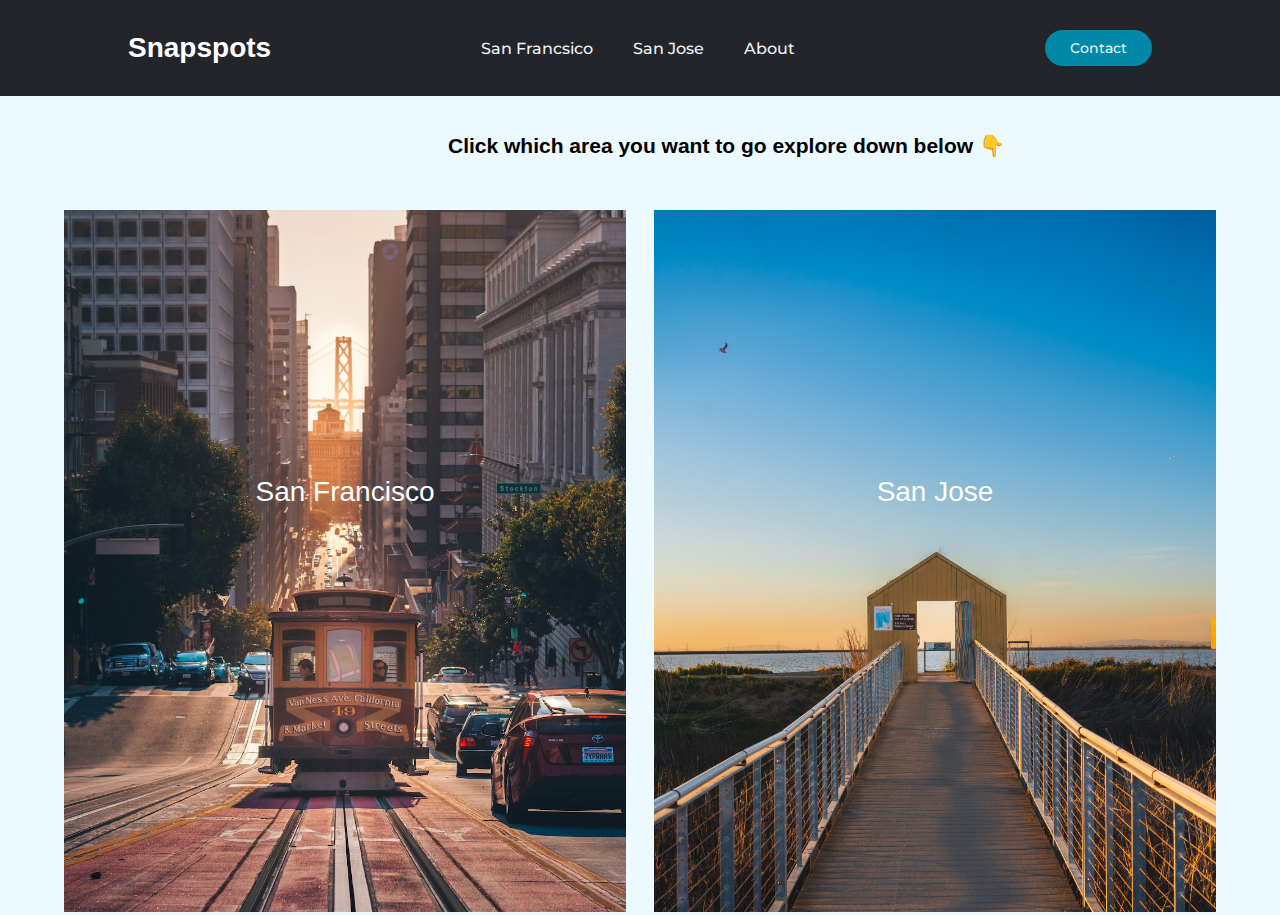
<file: index.html>
<!DOCTYPE html>

    <head>
        <meta charset="utf-8">
        <meta http-equiv="X-UA-Compatible" content="IE=edge">
        <title>Snapspots</title>
        <meta name="description" content="">
        <meta name="viewport" content="width=device-width, initial-scale=1.0">
        <link rel="stylesheet" href="style.css">
        <link rel="stylesheet" href="./nav.css">

        <link href="https://fonts.googleapis.com/css?family=Montserrat:500&display=swap" rel="stylesheet">
    </head>
    <body>
            <!-- Header Section -->
        <header>
            <h1 id = "logo">Snapspots</h1>

                <!-- Menu Navigation Bar -->
            <nav>
                <ul class="nav__links">
                    <li><a href="/sf.html">San Francsico</a></li>
                    <li><a href="/sj.html">San Jose</a></li>
                    <li><a href="/about.html">About</a></li>
                </ul>
            </nav>
            <a class="cta" href="#">Contact</a>
            <p class="menu cta">Menu</p>
        </header>

         <!-- Body section -->
    <main class = "body_sec">
         </div>
         <div id = "question">
            <h2>Click which area you want to go explore down below 👇 </h2>
            </div>
             <div class="flexbox" id="flex">
                <div class="container" id="box1">
                    <a href="/sf.html">
                  <img class="image-category" id="product3" src="/images/sf.jpeg">
                  <div class="image-description" >
                    <p class="description">San Francisco</p>
                </a>

                  </div>
                </div>
              
                <div class="container" id="box2">
                    <a href="/sj.html">
                  <img class="image-category" id="product2" src="images/sanjose.jpeg">
                  <div class="image-description">
                    <p class="description">San Jose</p>
                </a>

                  </div>
                </div>
            </div>
      </main>

        <div id="mobile__menu" class="overlay">
            <a class="close">&times;</a>
            <div class="overlay__content">
                <a href="/sf.html">San Francisco</a>
                <a href="/sj.html">San Jose</a>
                <a href="/about.html">About</a>
            </div>
        </div>
        <script type="text/javascript" src="index.js"></script>
    </body>
</html>
</file>
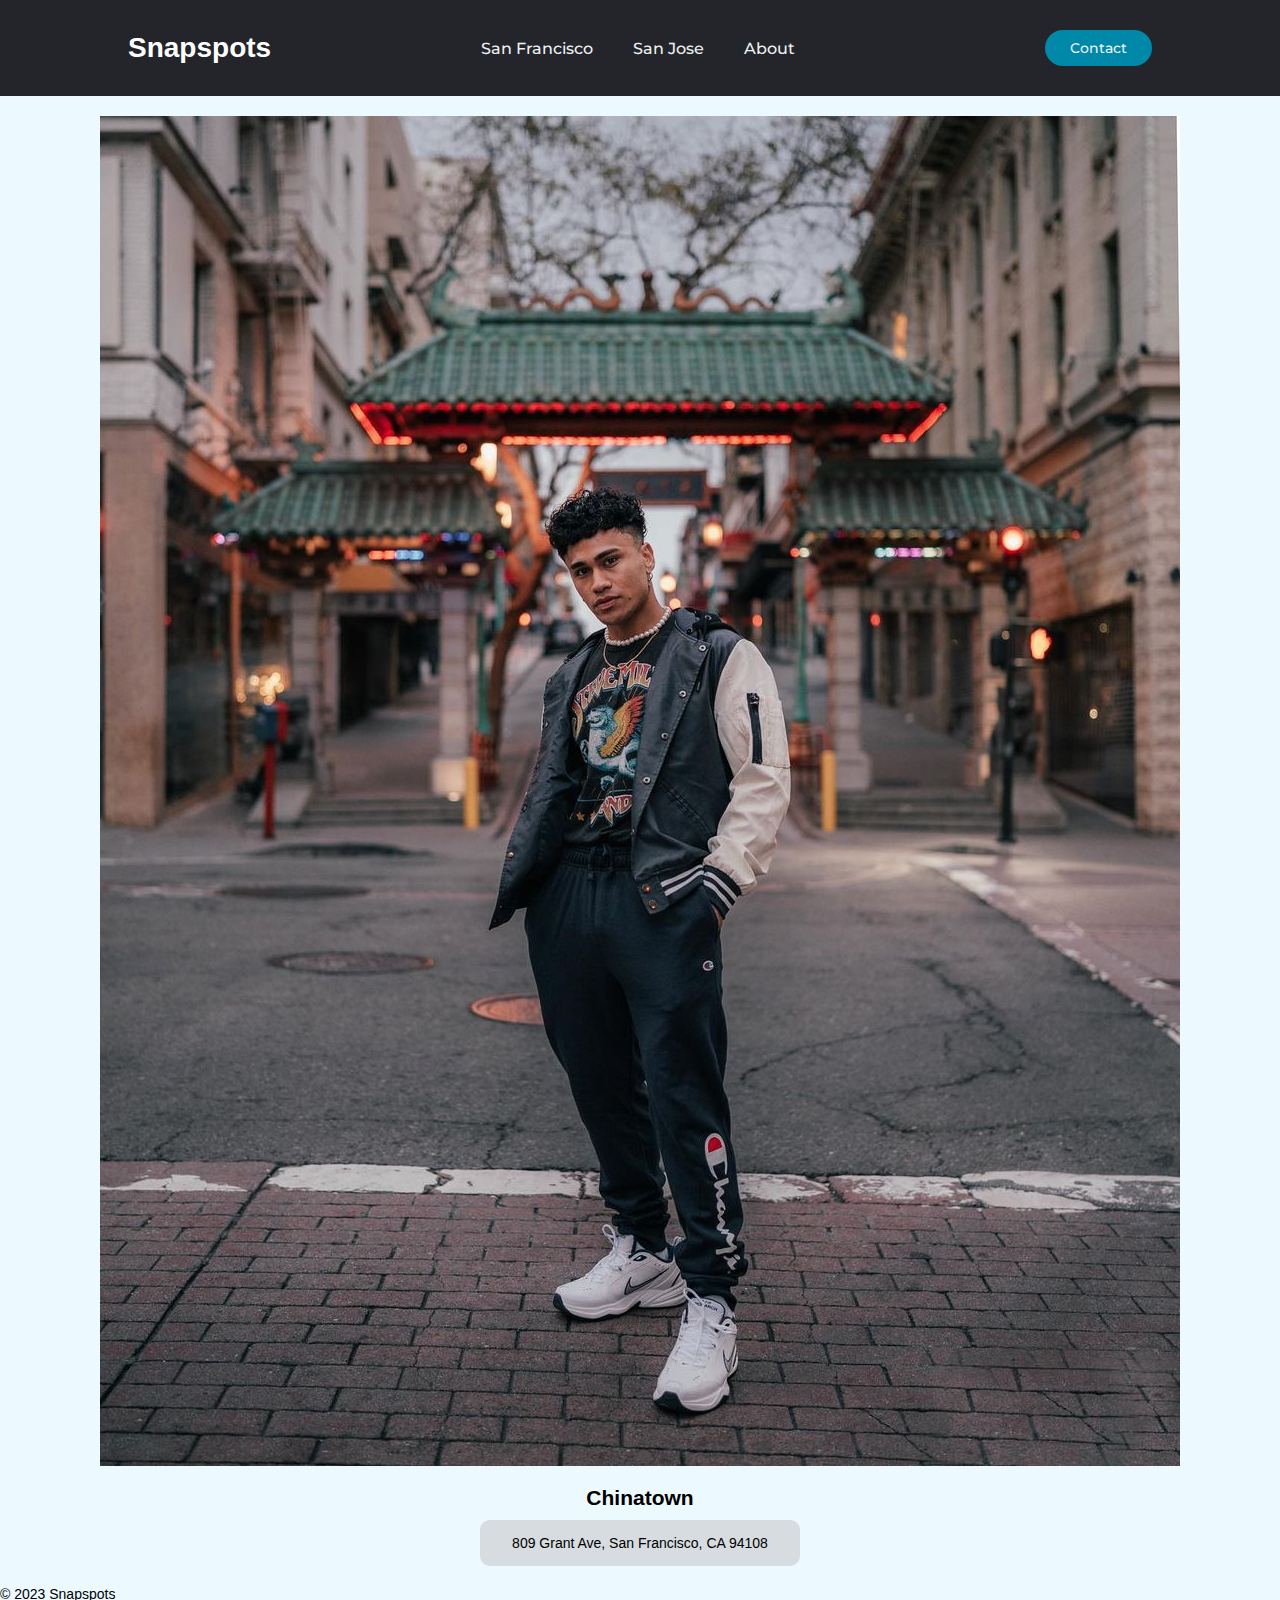
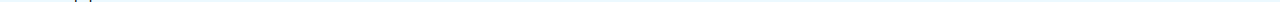
<file: chinatown.html>
<!DOCTYPE html>
<html>
  <head>
    <meta charset="utf-8">
    <meta http-equiv="X-UA-Compatible" content="IE=edge">
    <title>Chinatown - Snapspots</title>
    <meta name="description" content="">
    <meta name="viewport" content="width=device-width, initial-scale=1.0">
    <link rel="stylesheet" href="style.css">
    <link rel="stylesheet" href="image.css">
    <link href="https://fonts.googleapis.com/css?family=Montserrat:500&display=swap" rel="stylesheet">
  </head>
  <body>
    <!-- Header Section -->
    <header>
      <a href="index.html">
        <h1 id="logo">Snapspots</h1>
      </a>

      <!-- Menu Navigation Bar -->
      <nav>
        <ul class="nav__links">
          <li><a href="/sf.html">San Francisco</a></li>
          <li><a href="/sj.html">San Jose</a></li>
          <li><a href="/about.html">About</a></li>
        </ul>
      </nav>
      <a class="cta" href="#">Contact</a>
      <p class="menu cta">Menu</p>
    </header>

    <!-- Body section -->
    <main>
      <div class="image-container">
        <img src="images/chinatown.jpeg" alt="Chinatown">
        <div class="caption">
          <h2>Chinatown</h2>
          <button onclick="window.location.href='https://www.google.com/maps/place/Chinatown,+San+Francisco,+CA';">
            809 Grant Ave, San Francisco, CA 94108
          </button>
        </div>
      </div>
    </main>

    <!-- Footer Section -->
    <footer>
      <p>&copy; 2023 Snapspots</p>
    </footer>
  </body>
</html>
</file>
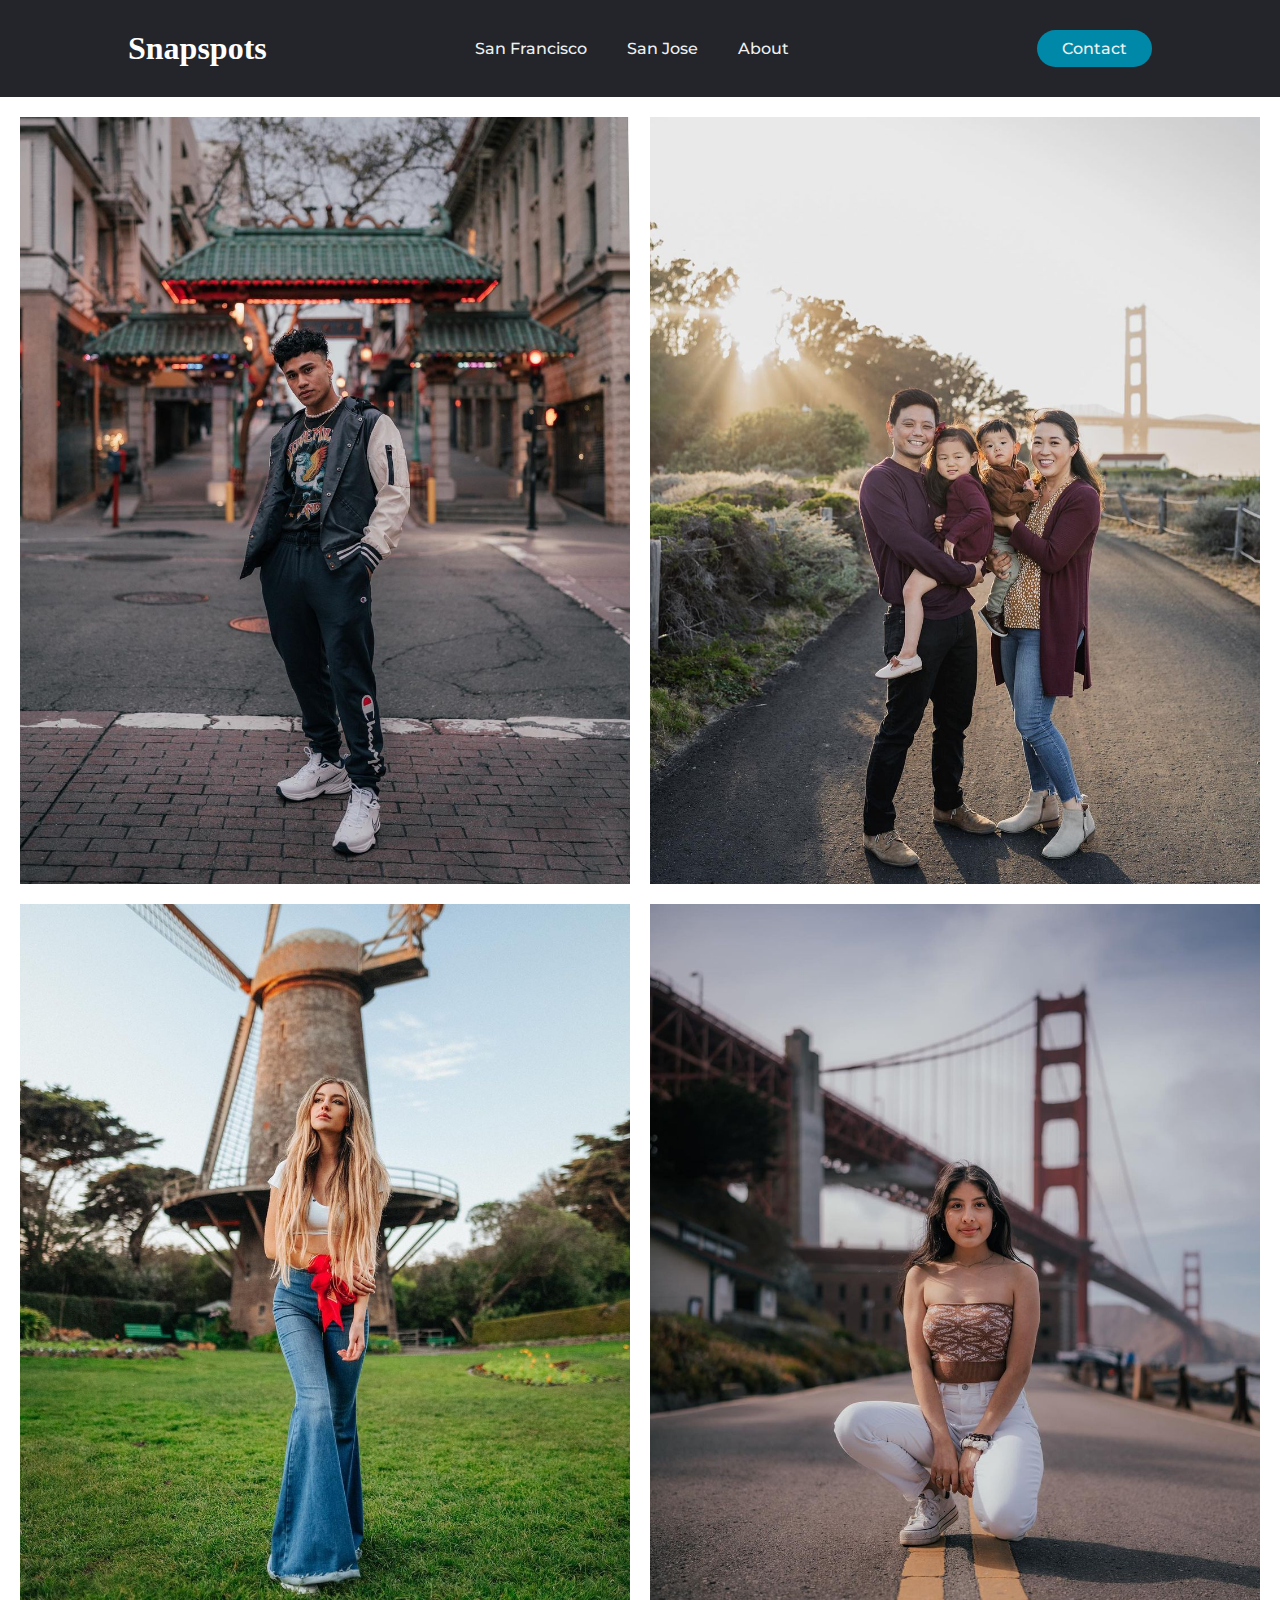
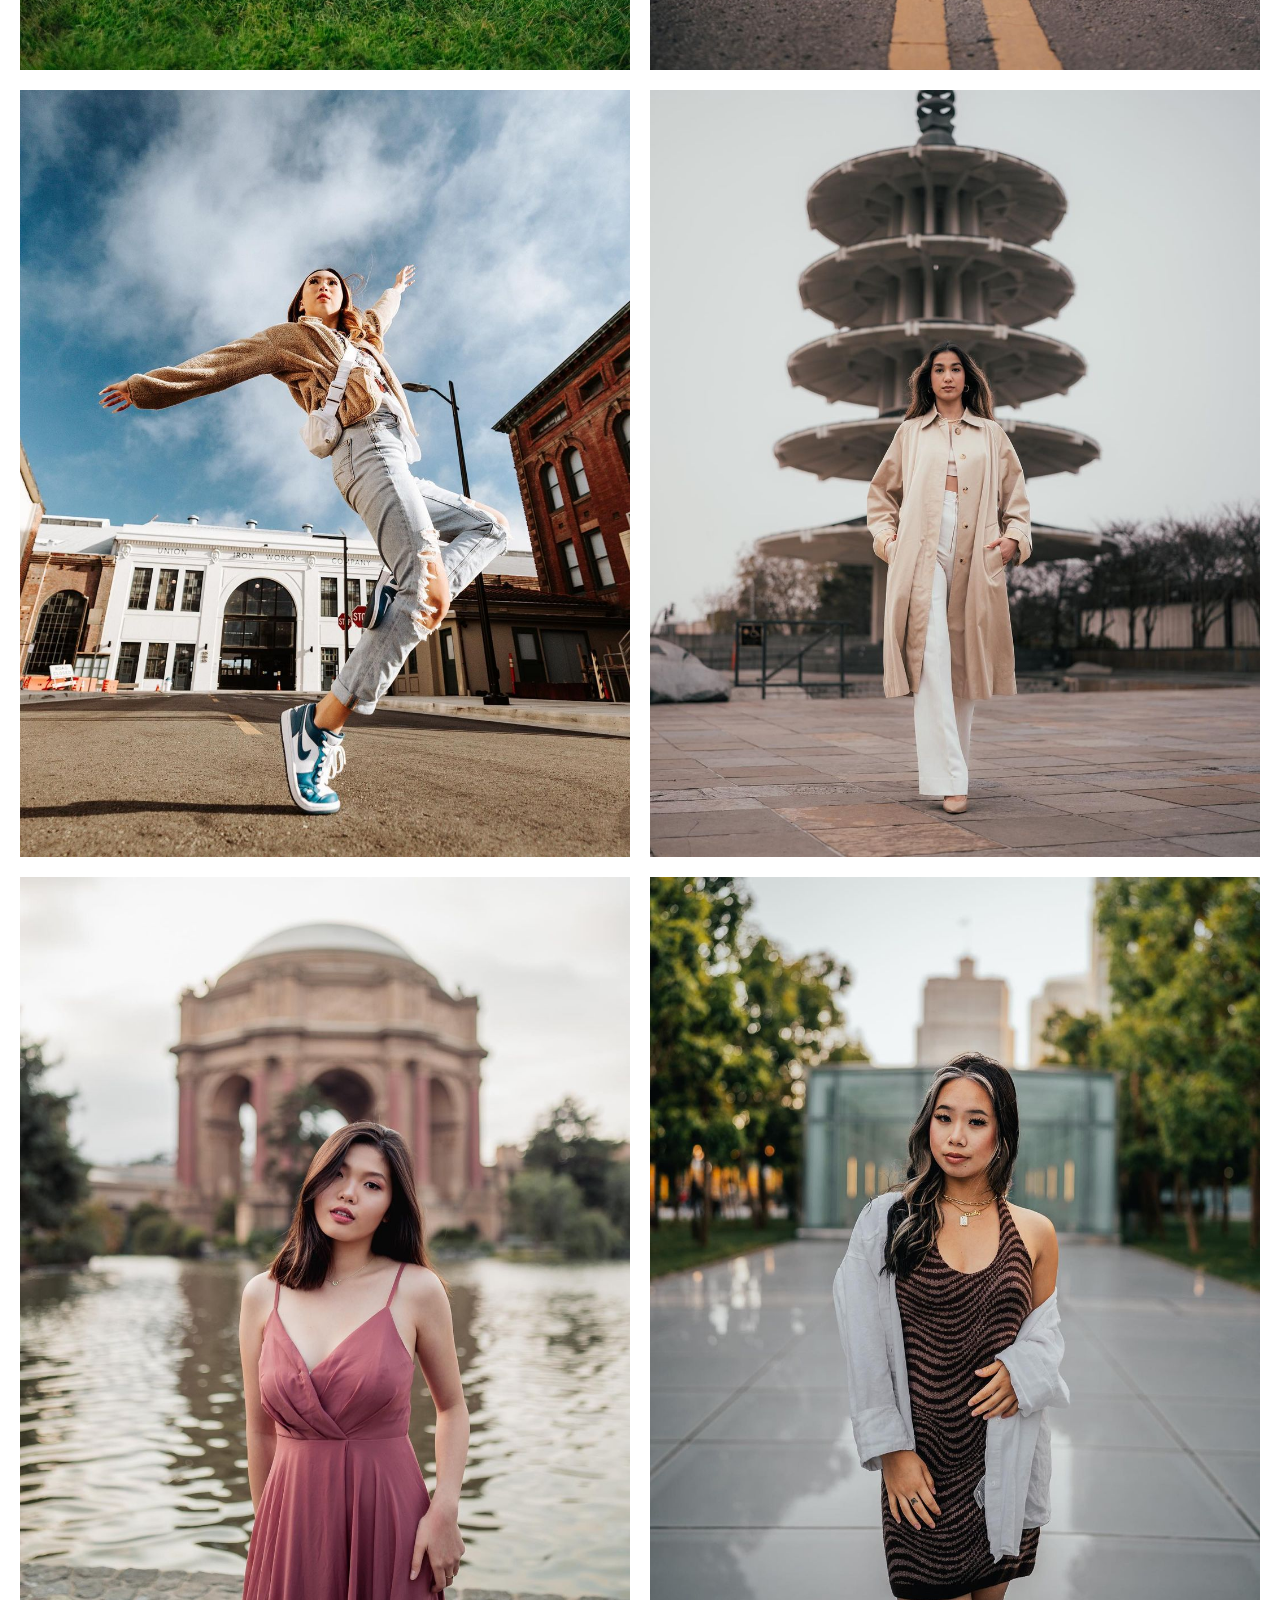
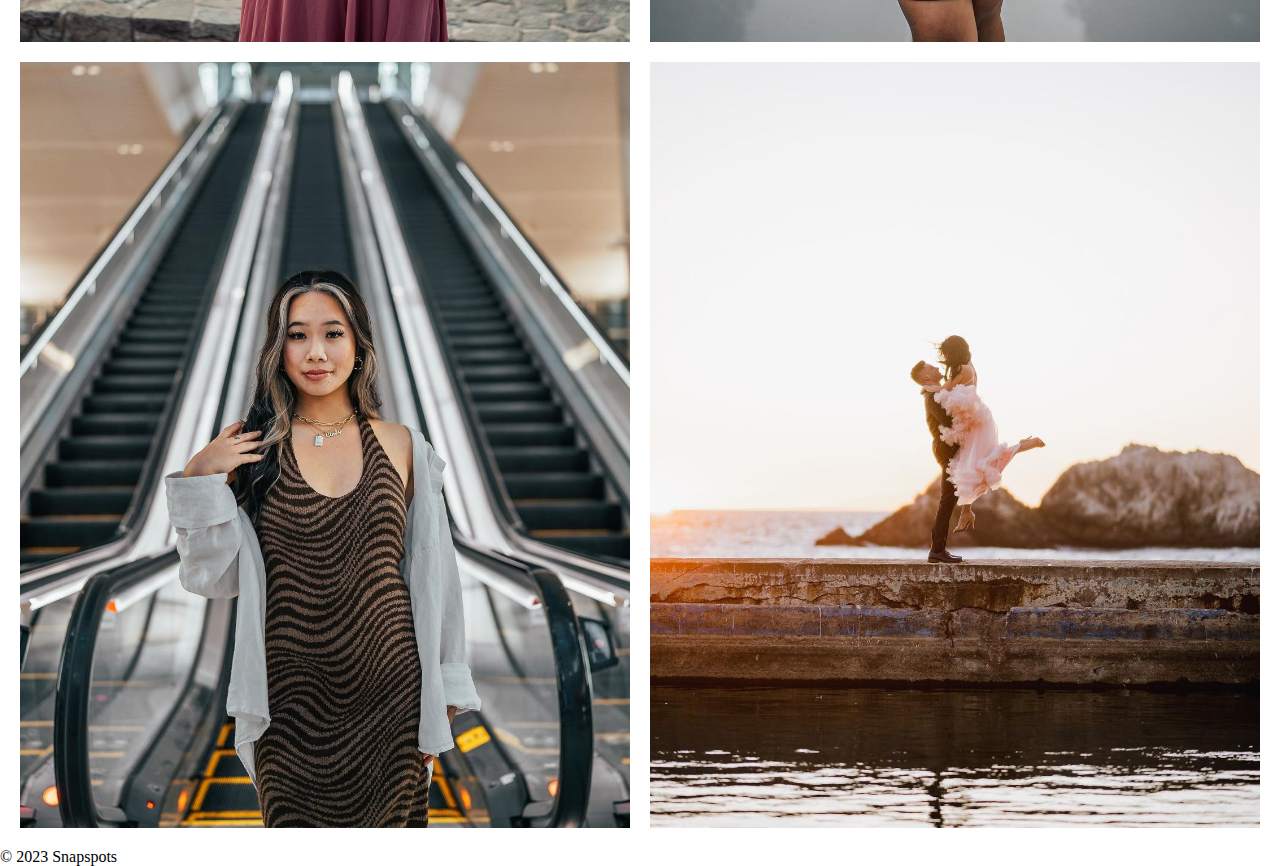
<file: sf.html>
<!DOCTYPE html>
<html>
  <head>
    <meta charset="utf-8">
    <meta http-equiv="X-UA-Compatible" content="IE=edge">
    <title>San Francisco - Snapspots</title>
    <meta name="description" content="">
    <meta name="viewport" content="width=device-width, initial-scale=1.0">
    <link rel="stylesheet" href="../nav.css">
    <link rel="stylesheet" href="../image.css">
    <link rel="stylesheet" href="../sf.css">
    <link href="https://fonts.googleapis.com/css?family=Montserrat:500&display=swap" rel="stylesheet">
  </head>
  <body>
    <!-- Header Section -->
    <header>
      <a href="../index.html">
        <h1 id="logo">Snapspots</h1>
      </a>

      <!-- Menu Navigation Bar -->
      <nav>
        <ul class="nav__links">
          <li><a href="sf.html">San Francisco</a></li>
          <li><a href="sj.html">San Jose</a></li>
          <li><a href="about.html">About</a></li>
        </ul>
      </nav>
      <a class="cta" href="#">Contact</a>
      <p class="menu cta">Menu</p>
    </header>

    <!-- Body section -->
    <main>
      <div class="grid">
        <a href="locations/chinatown.html"><img src="images/chinatown.jpeg"></a>
        <a href="locations/crissyfield.html"><img src="images/crissyfield.jpeg"></a>
        <a href="locations/dutchwindmill.html"><img src="images/DutchWindmill.jpeg"></a>
        <a href="locations/fortpoint.html"><img src="images/fortpoint.jpeg"></a>
        <a href="locations/ironworks.html"><img src="images/IronWorks.jpeg"></a>
        <a href="locations/japantown.html"><img src="images/japantown.jpeg"></a>
        <a href="locations/palaceoffinearts.html"><img src="images/palaceoffinearts.jpeg"></a>
        <a href="locations/salesforcepark.html"><img src="images/salesforcepark.jpeg"></a>
        <a href="locations/salesforcetower.html"><img src="images/salesforcetower.jpeg"></a>
        <a href="locations/sutrobaths.html"><img src="images/sutrobaths.jpeg"></a>
      </div>
    </main>

    <!-- Footer Section -->
    <footer>
      <p>&copy; 2023 Snapspots</p>
    </footer>
  </body>
</html>
</file>
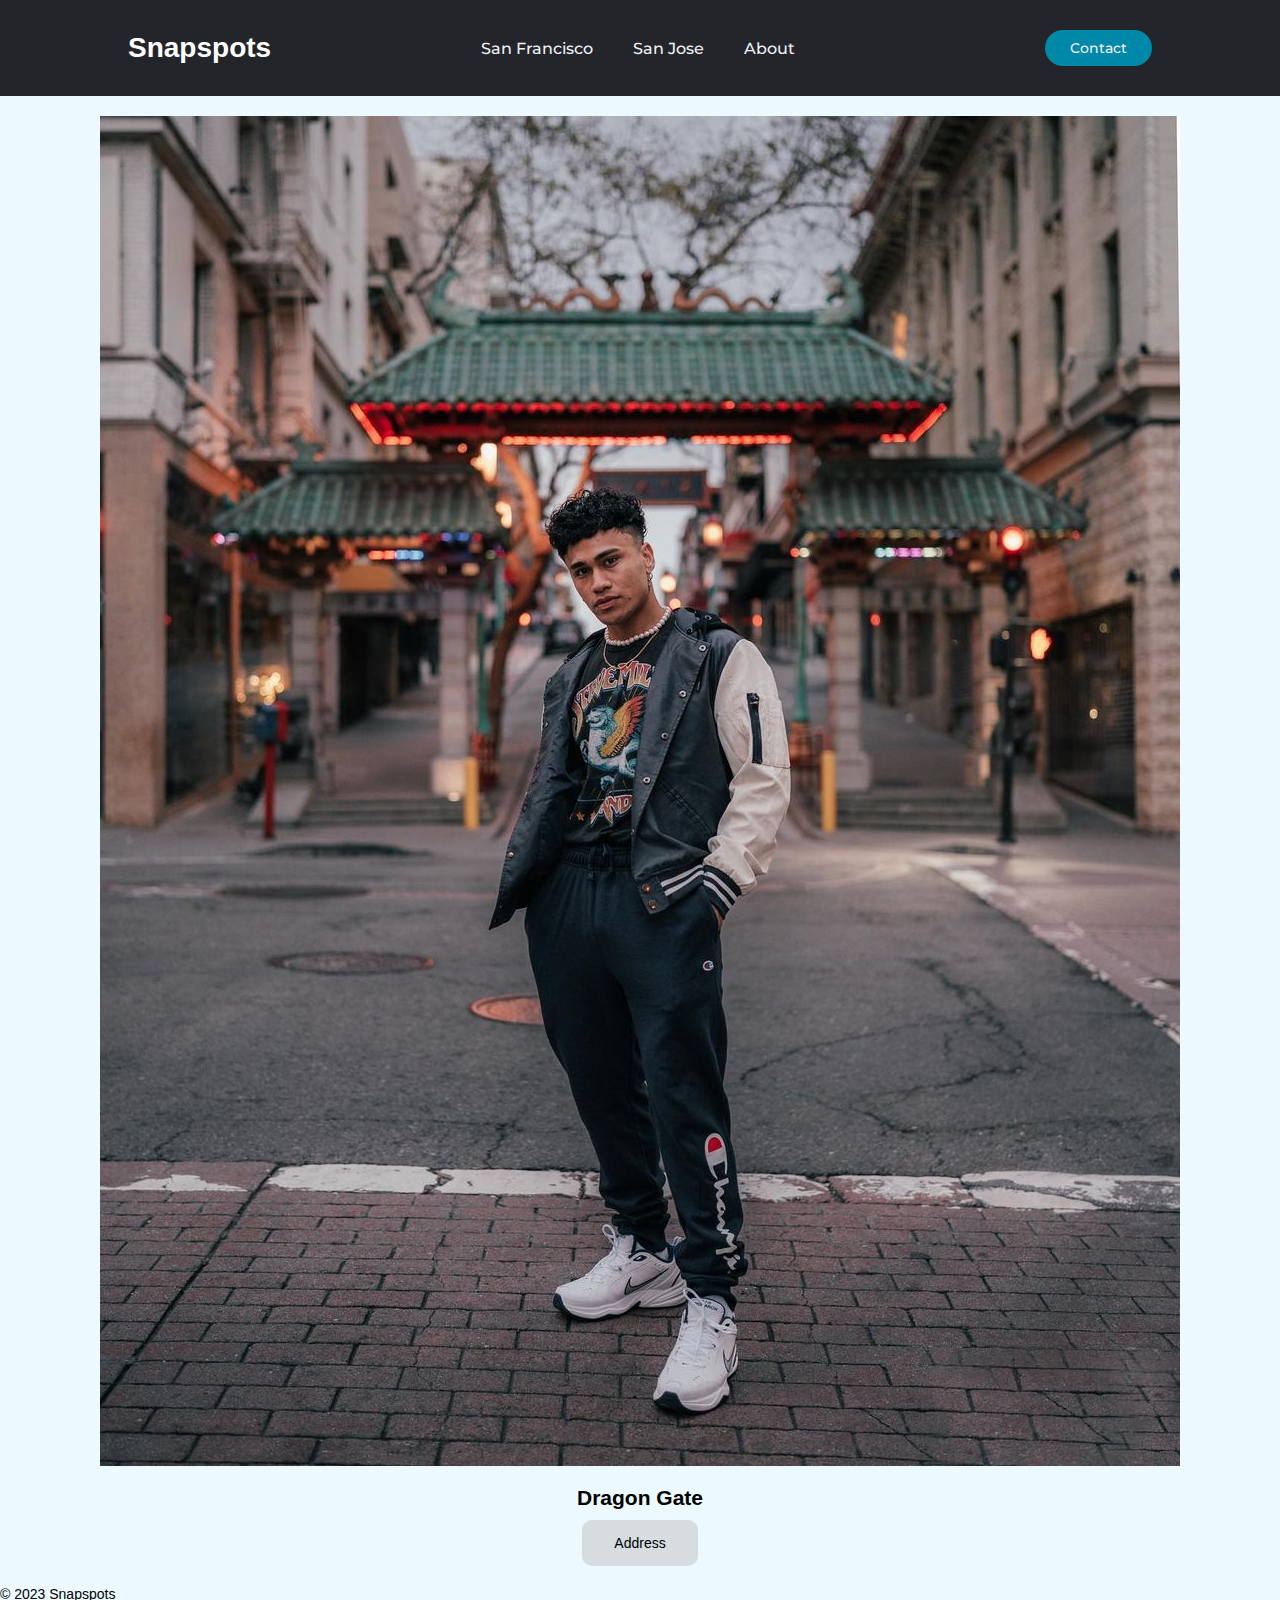
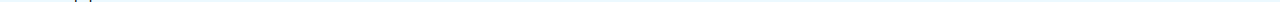
<file: locations/chinatown.html>
<!DOCTYPE html>
<html>
  <head>
    <meta charset="utf-8">
    <meta http-equiv="X-UA-Compatible" content="IE=edge">
    <title>Chinatown - Snapspots</title>
    <meta name="description" content="">
    <meta name="viewport" content="width=device-width, initial-scale=1.0">
    <link rel="stylesheet" href="../style.css">
    <link rel="stylesheet" href="../image.css">
    <link href="https://fonts.googleapis.com/css?family=Montserrat:500&display=swap" rel="stylesheet">
  </head>
  <body>
    <!-- Header Section -->
    <header>
      <a href="../index.html">
        <h1 id="logo">Snapspots</h1>
      </a>

      <!-- Menu Navigation Bar -->
      <nav>
        <ul class="nav__links">
          <li><a href="/sf.html">San Francisco</a></li>
          <li><a href="/sj.html">San Jose</a></li>
          <li><a href="/about.html">About</a></li>
        </ul>
      </nav>
      <a class="cta" href="#">Contact</a>
      <p class="menu cta">Menu</p>
    </header>

    <!-- Body section -->
    <main>
      <div class="image-container">
        <img src="../images/chinatown.jpeg" alt="Chinatown">
        <div class="caption">
          <h2>Dragon Gate</h2>
          <button onclick="window.location.href='https://www.google.com/maps/place/Chinatown,+San+Francisco,+CA';">
            Address
          </button>
        </div>
      </div>
    </main>

    <!-- Footer Section -->
    <footer>
      <p>&copy; 2023 Snapspots</p>
    </footer>
  </body>
</html>
</file>
<file: style.css>
* {
  margin: 0;
  padding: 0;
  box-sizing: border-box;
  
}
html{
  background-color: #ecf9ff;
  font-family: 'Lato', sans-serif;
  font-size: 14px;
  font-weight: 400;
}
header {
  display: flex;
  justify-content: space-between;
  align-items: center;
  padding: 30px 10%;
  background-color: #24252a;
}

#box0description{
  font-style: bold;
  margin-top: 70%;
}

#question{
  font-size:100%;
  padding-left: 35%;
  padding-top: 3%;
}

#product0{
  min-height: 100%;
  min-width: 1024px;
  
  /* Set up proportionate scaling */
  width: 100%;
  height: auto;
  
  /* Set up positioning */
  top: 0;
  left: 0;
}
.flexbox {
  display: flex;
  width: 100%;
  padding-left: 5%;
  padding-top: 4%;
  padding-right: 5%;
  gap: 2rem;
}

.container {
  width: 100%;
  text-align: center;
  position: relative;
}

.image-category {
  max-width: 100%;
  max-height: 900px;
}
.image-description{
  position: absolute;
  top: 40%;
  left: 50%;
  transform: translate(-50%, -50%);
  color: white;
  font-size: 2rem;
  text-decoration: none;
}
 a{
  text-decoration: none;
  color: white;
 }

#logo {
  color: white;
}

nav {
  order: 1;
}

.nav__links a,
.cta,
.overlay__content a {
  font-family: "Montserrat", sans-serif;
  font-weight: 500;
  color: #edf0f1;
  text-decoration: none;
}

.nav__links {
  list-style: none;
  display: flex;
  font-size: 16px;
}

.nav__links li {
  padding: 0px 20px;
}

.nav__links li:nth-child(1) {
  padding: 0 20px 0 0;
}

.nav__links li a {
  transition: all 0.3s ease 0s;
}

.nav__links li a:hover {
  color: #0088a9;
}

.cta {
  order: 2;
  margin-left: 20px;
  padding: 9px 25px;
  background-color: rgba(0, 136, 169, 1);
  border: none;
  border-radius: 50px;
  cursor: pointer;
  transition: all 0.3s ease 0s;
}

.cta:hover {
  background-color: rgba(0, 136, 169, 0.8);
}

/* Mobile Nav */

.menu {
  display: none;
}

.overlay {
  height: 100%;
  width: 0;
  position: fixed;
  z-index: 1;
  left: 0;
  top: 0;
  background-color: #24252a;
  overflow-x: hidden;
  transition: all 0.5s ease 0s;
}

.overlay--active {
  width: 100%;
}

.overlay__content {
  display: flex;
  height: 100%;
  flex-direction: column;
  align-items: center;
  justify-content: center;
}

.overlay a {
  padding: 15px;
  font-size: 36px;
  display: block;
  transition: all 0.3s ease 0s;
}

.overlay a:hover,
.overlay a:focus {
  color: #0088a9;
}
.overlay .close {
  position: absolute;
  top: 20px;
  right: 45px;
  font-size: 60px;
  color: #edf0f1;
}
footer {
  margin-top: 0px;
  padding-top: 0px;
}
@media screen and (max-height: 450px) {
  .overlay a {
    font-size: 20px;
  }
  .overlay .close {
    font-size: 40px;
    top: 15px;
    right: 35px;
  }
}

@media only screen and (max-width: 800px) {
  .nav__links,
  .cta {
    display: none;
  }
  .menu {
    display: initial;
  }
}







@media only screen and (max-width: 800px) {
  #greeting{
    padding-top: 1rem;
    font-size: 60%;
    padding-bottom: 1rem;
  } #product0{
   
  }
  .image-description {
    font-size: 100%;
  } .grid{
    padding-left: 1.5rem;
    padding-right: 1.5rem;
  } .flexbox{
    flex-wrap: wrap;
  } #question{
    font-size: 70%;
    padding-top: 10%;
    padding-bottom: 10%;
    padding-left: 20%;
    padding-right: 20%;
    text-align: center;
  } #box0description{
    margin-bottom: 30%;
  } 
}/* Small devices (landscape phones, 576px and up) */
@media (min-width: 576px) {
  .grid {
    grid-template-columns: repeat(2, 1fr);
  }
  .image-container img {
    max-width: 100%;
    max-height: 150px;
  }
}

/* Medium devices (tablets, 768px and up) */
@media (min-width: 768px) {
  .grid {
    grid-template-columns: repeat(3, 1fr);
  }
}

/* Large devices (desktops, 992px and up) */
@media (min-width: 992px) {
  .grid {
    grid-template-columns: repeat(5, 1fr);
  }
  .image-container img {
    max-width: 100%;
    max-height: 200px;
  }
}
</file>
<file: nav.css>
* {
    margin: 0;
    padding: 0;
    box-sizing: border-box;
  }
  
  header {
    display: flex;
    justify-content: space-between;
    align-items: center;
    padding: 30px 10%;
    background-color: #24252a;
  }

#logo {
    color: white;
    text-decoration: none;
  }
   a{
    text-decoration: none;
  }
  
  nav {
    order: 1;
  }
  
  .nav__links a,
  .cta,
  .overlay__content a {
    font-family: "Montserrat", sans-serif;
    font-weight: 500;
    color: #edf0f1;
    text-decoration: none;
  }
  
  .nav__links {
    list-style: none;
    display: flex;
    font-size: 16px;
  }
  
  .nav__links li {
    padding: 0px 20px;
  }
  
  .nav__links li:nth-child(1) {
    padding: 0 20px 0 0;
  }
  
  .nav__links li a {
    transition: all 0.3s ease 0s;
  }
  
  .nav__links li a:hover {
    color: #0088a9;
  }
  
  .cta {
    order: 2;
    margin-left: 20px;
    padding: 9px 25px;
    background-color: rgba(0, 136, 169, 1);
    border: none;
    border-radius: 50px;
    cursor: pointer;
    transition: all 0.3s ease 0s;
  }
  
  .cta:hover {
    background-color: rgba(0, 136, 169, 0.8);
  }
  
  /* Mobile Nav */
  
  .menu {
    display: none;
  }
  
  .overlay {
    height: 100%;
    width: 0;
    position: fixed;
    z-index: 1;
    left: 0;
    top: 0;
    background-color: #24252a;
    overflow-x: hidden;
    transition: all 0.5s ease 0s;
  }
  
  .overlay--active {
    width: 100%;
  }
  
  .overlay__content {
    display: flex;
    height: 100%;
    flex-direction: column;
    align-items: center;
    justify-content: center;
  }
  
  .overlay a {
    padding: 15px;
    font-size: 36px;
    display: block;
    transition: all 0.3s ease 0s;
  }
  
  .overlay a:hover,
  .overlay a:focus {
    color: #0088a9;
  }
  .overlay .close {
    position: absolute;
    top: 20px;
    right: 45px;
    font-size: 60px;
    color: #edf0f1;
  }
  footer {
    margin-top: 0px;
    padding-top: 0px;
  }
  @media screen and (max-height: 450px) {
    .overlay a {
      font-size: 20px;
    }
    .overlay .close {
      font-size: 40px;
      top: 15px;
      right: 35px;
    }
  }
  
  @media only screen and (max-width: 800px) {
    .nav__links,
    .cta {
      display: none;
    }
    .menu {
      display: initial;
    }
  }
</file>
<file: image.css>
.image-container {
    display: flex;
    flex-direction: column;
    justify-content: center;
    align-items: center;
    margin: 20px;
  }
  
  .image-container img {
    max-width: 100%;
    max-height: 100%;
  }
  
  .caption {
    margin-top: 20px;
    text-align: center;
  }
  
  .caption h2 {
    font-size: 1.5rem;
  }
  
  .image-container {
    display: flex;
    flex-direction: column;
    justify-content: center;
    align-items: center;
    margin: 20px;
  }
  
  .image-container img {
    max-width: 100%;
    max-height: 100%;
  }
  
  .caption {
    margin-top: 20px;
    text-align: center;
  }
  
  .caption h2 {
    font-size: 1.5rem;
    color: black;
  }
  
  .caption button {
    background-color: rgba(192, 192, 192, 0.5);
    border: none;
    color: black;
    padding: 15px 32px;
    text-align: center;
    text-decoration: none;
    display: inline-block;
    font-size: 1rem;
    margin-top: 10px;
    border-radius: 10px;

    cursor: pointer;
  }
  
  .caption button:hover {
    background-color: rgba(192, 192, 192, 0.8);
  }
  
  
  .caption button:hover {
    background-color: #2E8B57;
    box-shadow: 0px 8px 12px rgba(0, 0, 0, 0.2);
  }
</file>
<file: sf.css>
/* CSS for Grid Layout */
.grid {
  display: grid;
  grid-template-columns: repeat(2,1fr);
  grid-gap: 20px;
  margin: 20px;
  
}

.grid img {
  width: 100%;
  height: 100%;
}
@media only screen and (max-width: 390px) {
  .grid img {
    max-width: 100% !important;
    max-height: 850px !important;
  }
}
</file>
